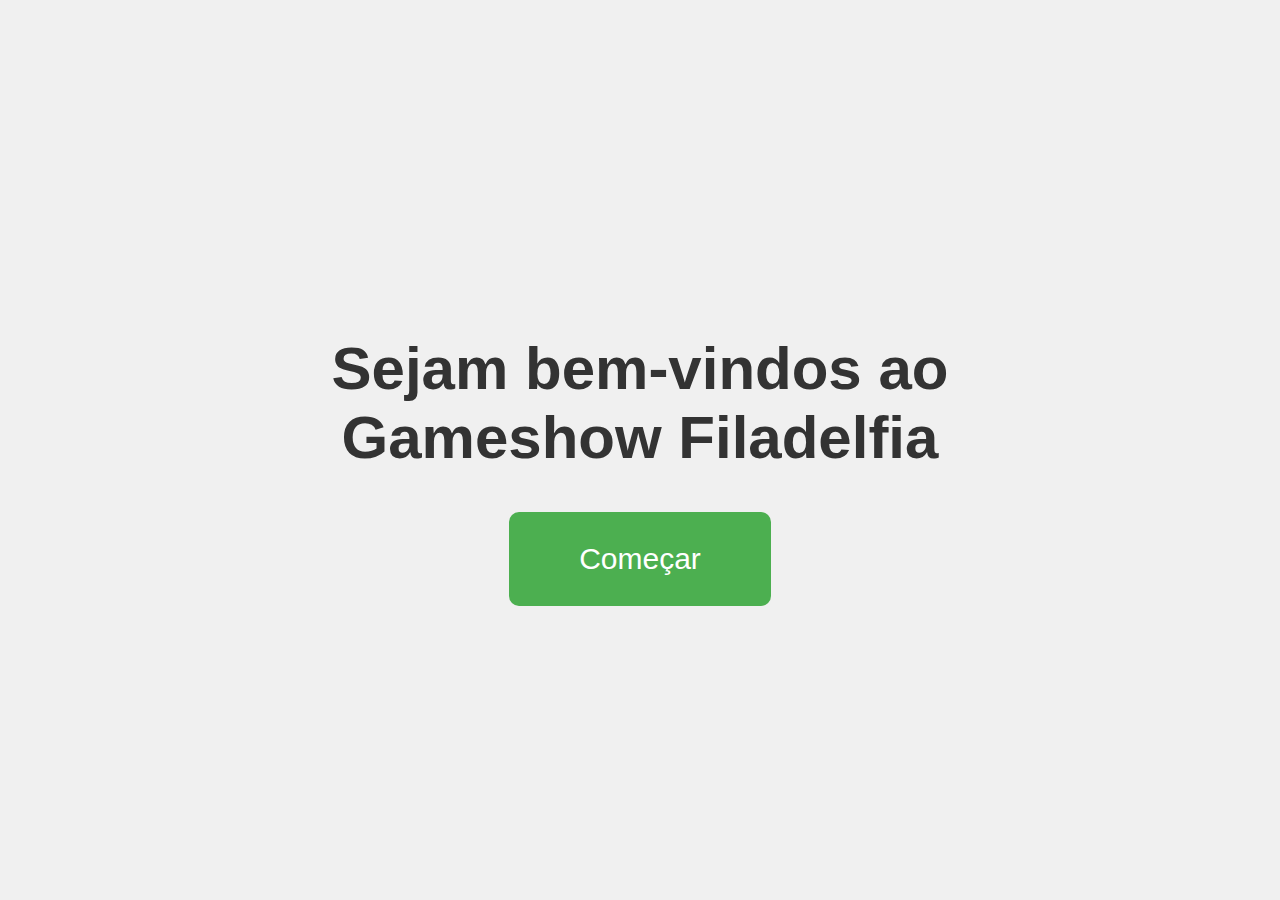
<file: index.html>
<!DOCTYPE html>
<html lang="pt-br">
<head>

    <link rel="preconnect" href="https://fonts.googleapis.com" />
    <link rel="preconnect" href="https://fonts.gstatic.com" crossorigin />
    <link
      href="https://fonts.googleapis.com/css2?family=Inter:wght@600&family=Roboto+Mono:wght@700&display=swap"
      rel="stylesheet"
    />

    <meta charset="UTF-8">
    <meta http-equiv="X-UA-Compatible" content="IE=edge">
    <meta name="viewport" content="width=device-width, initial-scale=1.0">
    <title>GameShow - Filadelfia</title>

    <link rel="stylesheet" href="./styles/index_style.css" />
</head>
<body>
  <h1>Sejam bem-vindos ao<br>Gameshow Filadelfia</h1>
  <button class="start-btn" onclick="window.location.href = './pages/game_score.html'">Começar</button>
</body>
</html>
</file>
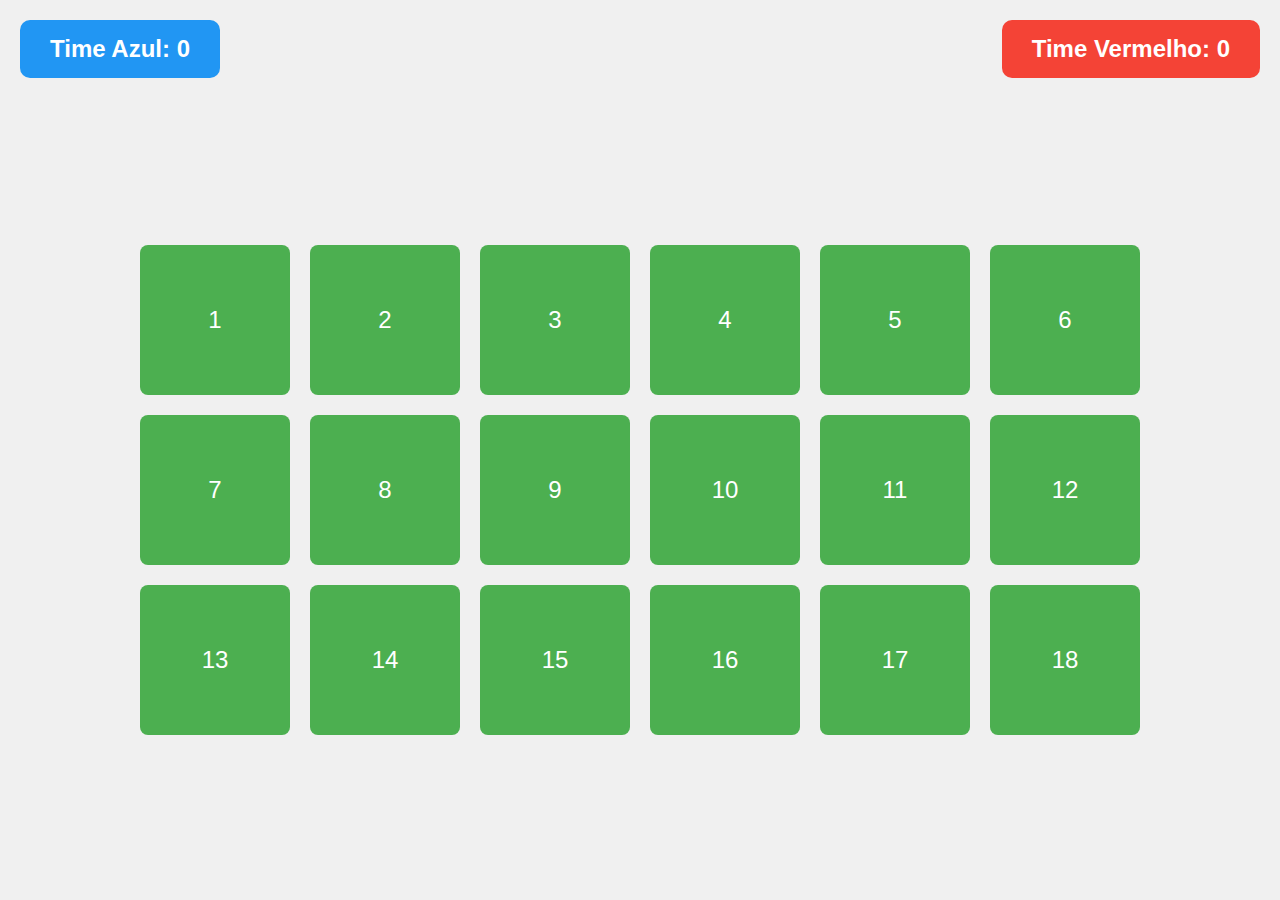
<file: pages/game_score.html>
<!DOCTYPE html>
<html lang="pt-br">
<head>
    <meta charset="UTF-8">
    <meta name="viewport" content="width=device-width, initial-scale=1.0">
    <title>GameShow - Filadelfia</title>

    <link rel="stylesheet" href="../styles/game_score_style.css" />
</head>
<body>
  <div class="scores-container">
    <div class="team-score blue-team" id="blue-score">Time Azul: 0</div>
    <div class="team-score red-team" id="red-score">Time Vermelho: 0</div>
  </div>
  
  <div class="grid-container" id="grid-container"></div>
  
  <div id="modal" class="modal">
    <div class="modal-content">
      <p id="modal-text"></p>
      <p id="modal-game-type"></p>
      <p class="points" id="modal-points"></p>
      <div class="team-buttons">
        <button class="team-btn blue-btn" onclick="concludeNumber('blue')">Time Azul</button>
        <button class="team-btn red-btn" onclick="concludeNumber('red')">Time Vermelho</button>
      </div>
    </div>
  </div>
  
  <div id="final-modal" class="modal">
    <div class="final-modal-content">
      <h2>Fim do Jogo!</h2>
      <div class="final-scores">
        <div class="final-team-score blue-team" id="final-blue-score"></div>
        <div class="final-team-score red-team" id="final-red-score"></div>
      </div>
      <div class="winner-text" id="winner-text"></div>
      <button onclick="location.reload()" class="play-again-btn">Jogar novamente</button>
    </div>
  </div>
  

  <script src="..\scripts\game_score_script.js"></script>
</body>
</html>
</file>
<file: styles/index_style.css>
body {
    font-family: Arial, sans-serif;
    display: flex;
    flex-direction: column;
    justify-content: center;
    align-items: center;
    height: 100vh;
    margin: 0;
    background-color: #f0f0f0;
    overflow: hidden;
    text-align: center;
}

h1 {
    font-size: clamp(60px, 5vw, 48px);
    color: #333;
    margin-bottom: 40px;
    text-align: center;
}

.start-btn {
    padding: 30px 70px;
    font-size: clamp(30px, 3vw, 24px);
    background-color: #4CAF50;
    color: white;
    border: none;
    border-radius: 10px;
    cursor: pointer;
    transition: all 0.3s ease;
}

.start-btn:hover {
    transform: scale(1.05);
    background-color: #45a049;
}
</file>
<file: styles/game_score_style.css>
body {
    font-family: Arial, sans-serif;
    display: flex;
    flex-direction: column;
    justify-content: center;
    align-items: center;
    height: 100vh;
    margin: 0;
    background-color: #f0f0f0;
    overflow: hidden;
  }

  .scores-container {
    position: absolute;
    top: 20px;
    width: 100%;
    display: flex;
    justify-content: space-between;
    padding: 0 20px;
    box-sizing: border-box;
  }

  .team-score {
    padding: 15px 30px;
    border-radius: 10px;
    color: white;
    font-size: clamp(16px, 3vw, 24px);
    font-weight: bold;
  }

  .blue-team {
    background-color: #2196F3;
  }

  .red-team {
    background-color: #f44336;
  }

  .grid-container {
    display: grid;
    grid-template-columns: repeat(6, minmax(60px, 1fr));
    grid-template-rows: repeat(3, minmax(60px, 1fr));
    gap: clamp(10px, 2vw, 20px);
    width: 90%;
    max-width: 1000px;
    margin-top: 80px;
  }

  .number-box {
    aspect-ratio: 1;
    width: 100%;
    display: flex;
    align-items: center;
    justify-content: center;
    background-color: #4CAF50;
    color: white;
    font-size: clamp(18px, 4vw, 24px);
    cursor: pointer;
    border-radius: 8px;
    transition: all 0.3s ease;
  }

  .number-box.completed {
    background-color: #f44336;
  }

  .number-box.completed-blue {
    background-color: #2196F3;
  }

  .number-box.completed-red {
    background-color: #f44336;
  }

  .modal {
    display: none;
    position: fixed;
    top: 0;
    left: 0;
    width: 100%;
    height: 100%;
    background-color: rgba(0, 0, 0, 0.5);
    z-index: 1000;
  }

  .modal-content {
    position: absolute;
    top: 50%;
    left: 50%;
    transform: translate(-50%, -50%);
    background-color: white;
    padding: 20px;
    border-radius: 10px;
    text-align: center;
    min-width: 300px;
  }

  .points {
    color: #4CAF50;
    font-size: 24px;
    font-weight: bold;
    margin: 10px 0;
  }

  .team-buttons {
    display: flex;
    justify-content: space-around;
    margin-top: 20px;
  }

  .team-btn {
    padding: 10px 20px;
    color: white;
    border: none;
    border-radius: 5px;
    cursor: pointer;
    transition: background-color 0.3s ease;
  }

  .blue-btn {
    background-color: #2196F3;
  }

  .red-btn {
    background-color: #f44336;
  }

  .team-btn:hover {
    opacity: 0.9;
  }

  .final-modal-content {
    position: absolute;
    top: 50%;
    left: 50%;
    transform: translate(-50%, -50%);
    background-color: white;
    padding: 30px;
    border-radius: 10px;
    text-align: center;
    min-width: 300px;
  }

  .final-scores {
    display: flex;
    justify-content: space-between;
    gap: 20px;
    margin: 20px 0;
  }

  .final-team-score {
    flex: 1;
    padding: 20px;
    border-radius: 10px;
    color: white;
    font-size: 20px;
  }

  .winner-text {
    font-size: 24px;
    font-weight: bold;
    margin-top: 20px;
    color: #4CAF50;
  }

  .play-again-btn {
    margin-top: 20px;
    padding: 12px 24px;
    background-color: #4CAF50;
    color: white;
    border: none;
    border-radius: 5px;
    font-size: 18px;
    cursor: pointer;
    transition: background-color 0.3s ease;
  }

  .play-again-btn:hover {
    background-color: #45a049;
  }

  @media (max-width: 600px) {
    .scores-container {
      flex-direction: column;
      align-items: center;
      gap: 10px;
    }

    .team-score {
      width: 80%;
      text-align: center;
    }

    .grid-container {
      margin-top: 120px;
    }
    .team-score {
      width: 80%;
    }
  }
</file>
